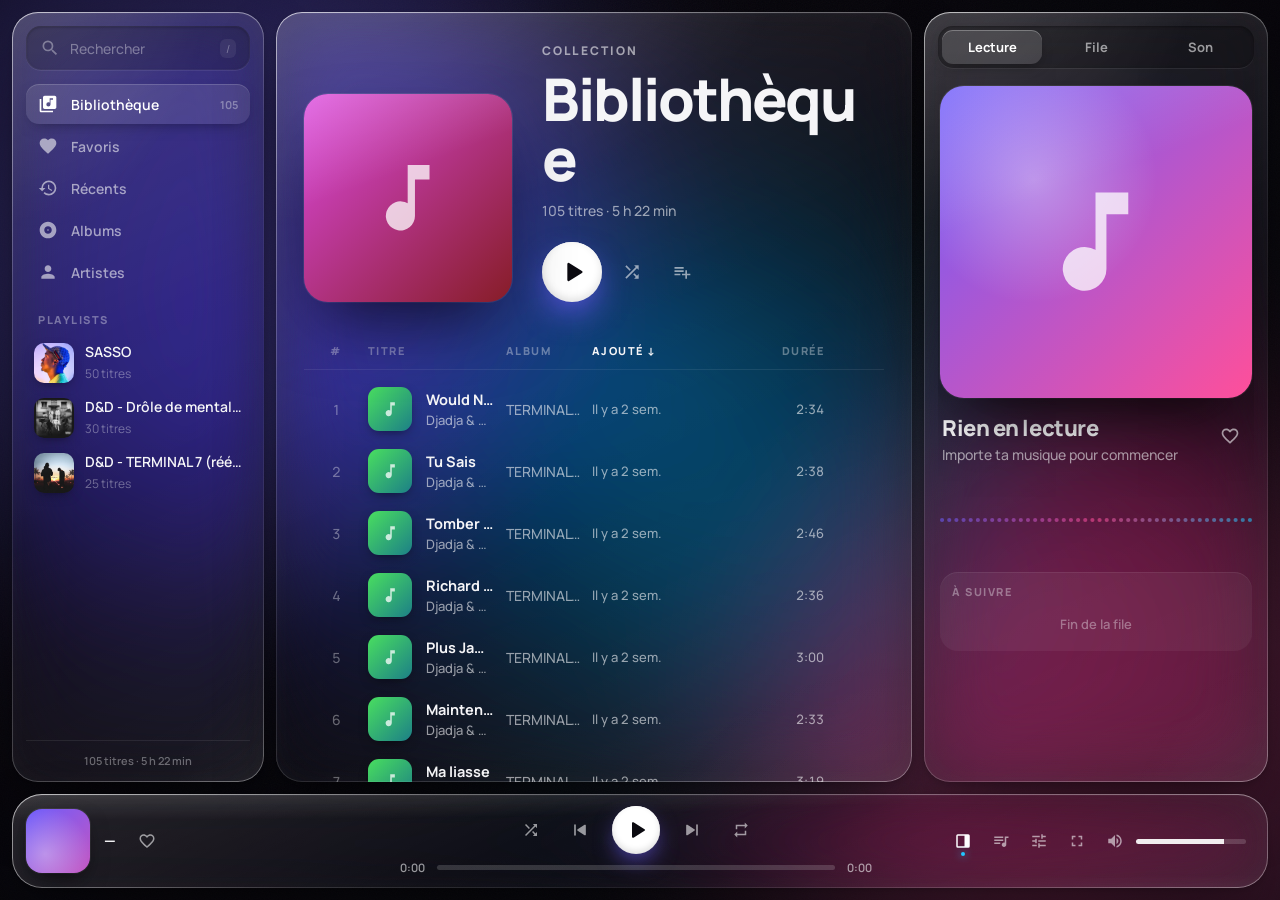
<file: index.html>
<!doctype html>
<html lang="fr">
<head>
<meta charset="utf-8">
<meta name="viewport" content="width=device-width,initial-scale=1,viewport-fit=cover">
<title>Lecteur</title>
<link rel="preconnect" href="https://fonts.googleapis.com">
<link rel="preconnect" href="https://fonts.gstatic.com" crossorigin>
<link href="https://fonts.googleapis.com/css2?family=Manrope:wght@400;500;600;700;800&display=swap" rel="stylesheet">
<link rel="stylesheet" href="app.css?v=3">
</head>
<body class="paused">
<script>window.APP={admin:false,base:'./'};</script>
<script src="app.js?v=3"></script>
</body>
</html>
</file>
<file: app.css>
@property --c1{syntax:'<color>';inherits:true;initial-value:#6d5dfc}
@property --c2{syntax:'<color>';inherits:true;initial-value:#ff4f9a}
@property --c3{syntax:'<color>';inherits:true;initial-value:#22c7ff}
:root{
  --c1:#6d5dfc;--c2:#ff4f9a;--c3:#22c7ff;
  --txt:#f5f5f7;--mut:rgba(245,245,247,.6);--dim:rgba(245,245,247,.38);--line:rgba(255,255,255,.08);
  --r:26px;color-scheme:dark;
  transition:--c1 1.8s ease,--c2 1.8s ease,--c3 1.8s ease;
  font-family:'Manrope',system-ui,-apple-system,Segoe UI,sans-serif;
}
*{box-sizing:border-box;margin:0;padding:0}
html,body{height:100%;overflow:hidden;background:#06050a;color:var(--txt);-webkit-font-smoothing:antialiased}
button{font:inherit;color:inherit;background:none;border:0;cursor:pointer}
a{color:inherit;text-decoration:none;cursor:pointer}
a:hover{text-decoration:underline}
svg.i{width:20px;height:20px;fill:currentColor;flex:none;display:block}
::selection{background:var(--c1)}
*::-webkit-scrollbar{width:10px;height:10px}
*::-webkit-scrollbar-thumb{background:rgba(255,255,255,.12);border-radius:10px;border:3px solid transparent;background-clip:padding-box}
*::-webkit-scrollbar-thumb:hover{background-color:rgba(255,255,255,.22)}
*::-webkit-scrollbar-track{background:transparent}

/* ---------- ambient background ---------- */
.bg{position:fixed;inset:0;overflow:hidden;z-index:0;pointer-events:none}
.bg i{position:absolute;border-radius:50%;filter:blur(110px);opacity:.55}
.b1{width:60vmax;height:60vmax;background:var(--c1);top:-20%;left:-15%;animation:d1 26s ease-in-out infinite alternate}
.b2{width:55vmax;height:55vmax;background:var(--c2);bottom:-25%;right:-15%;animation:d2 32s ease-in-out infinite alternate}
.b3{width:40vmax;height:40vmax;background:var(--c3);top:25%;left:35%;opacity:.32!important;animation:d3 38s ease-in-out infinite alternate}
@keyframes d1{to{transform:translate(22vw,18vh) scale(1.15)}}
@keyframes d2{to{transform:translate(-18vw,-14vh) scale(1.25)}}
@keyframes d3{0%{transform:translate(0,0)}50%{transform:translate(-20vw,10vh) scale(.8)}100%{transform:translate(15vw,-15vh) scale(1.2)}}
.bg::after{content:"";position:absolute;inset:0;background:radial-gradient(ellipse at 50% 40%,rgba(6,5,10,.15),rgba(6,5,10,.7) 100%)}
.noise{position:absolute;inset:0;opacity:.07;mix-blend-mode:overlay;background-image:url("data:image/svg+xml;utf8,<svg xmlns='http://www.w3.org/2000/svg' width='180' height='180'><filter id='n'><feTurbulence type='fractalNoise' baseFrequency='.85' numOctaves='3' stitchTiles='stitch'/></filter><rect width='100%' height='100%' filter='url(%23n)'/></svg>")}

/* ---------- liquid glass ---------- */
.glass{
  position:relative;isolation:isolate;
  background:linear-gradient(155deg,rgba(255,255,255,.12),rgba(255,255,255,.035) 42%,rgba(255,255,255,.02) 60%,rgba(255,255,255,.07));
  -webkit-backdrop-filter:blur(36px) saturate(180%) brightness(1.05);
  backdrop-filter:blur(36px) saturate(180%) brightness(1.05);
  border-radius:var(--r);
  box-shadow:
    inset 0 1px 1px rgba(255,255,255,.32),
    inset 0 -1px 1px rgba(255,255,255,.07),
    inset 1px 0 1px rgba(255,255,255,.08),
    inset 0 0 30px rgba(255,255,255,.03),
    0 30px 70px -20px rgba(0,0,0,.55),
    0 2px 6px rgba(0,0,0,.15);
}
.glass::before{
  content:"";position:absolute;inset:0;border-radius:inherit;padding:1px;pointer-events:none;
  background:linear-gradient(145deg,rgba(255,255,255,.55),rgba(255,255,255,.08) 30%,rgba(255,255,255,0) 55%,rgba(255,255,255,.12) 80%,rgba(255,255,255,.35));
  -webkit-mask:linear-gradient(#000 0 0) content-box,linear-gradient(#000 0 0);
  -webkit-mask-composite:xor;mask-composite:exclude;
}
.glass::after{
  content:"";position:absolute;inset:0;border-radius:inherit;pointer-events:none;z-index:-1;
  background:radial-gradient(130% 70% at 10% -10%,rgba(255,255,255,.14),transparent 55%),
             radial-gradient(80% 60% at 100% 120%,rgba(255,255,255,.06),transparent 60%);
}

/* ---------- layout ---------- */
.app{position:relative;z-index:1;height:100%;display:grid;
  grid-template-columns:252px minmax(0,1fr) 344px;grid-template-rows:minmax(0,1fr) auto;
  grid-template-areas:"side main panel" "bar bar bar";gap:12px;padding:12px}
.app.np{grid-template-areas:"side main main" "bar bar bar"}
.app.np .panel{display:none}

/* ---------- sidebar ---------- */
.side{grid-area:side;display:flex;flex-direction:column;padding:14px;min-height:0}
.search{display:flex;align-items:center;gap:10px;height:44px;padding:0 14px;border-radius:15px;background:rgba(0,0,0,.18);
  box-shadow:inset 0 1px 3px rgba(0,0,0,.35),inset 0 0 0 1px rgba(255,255,255,.05),0 1px 0 rgba(255,255,255,.08);margin-bottom:14px;color:var(--dim)}
.search:focus-within{color:var(--txt);box-shadow:inset 0 1px 3px rgba(0,0,0,.35),inset 0 0 0 1px rgba(255,255,255,.18),0 1px 0 rgba(255,255,255,.08)}
.search input{flex:1;min-width:0;background:none;border:0;outline:0;color:var(--txt);font:inherit;font-size:14px;font-weight:500}
.search input::placeholder{color:var(--dim)}
.search kbd{font:inherit;font-size:11px;padding:2px 6px;border-radius:6px;background:rgba(255,255,255,.07);color:var(--dim)}
.nav{display:flex;flex-direction:column;gap:2px}
.nav button{display:flex;align-items:center;gap:13px;width:100%;padding:10px 12px;border-radius:13px;color:var(--mut);font-weight:600;font-size:14px;transition:background .2s,color .2s}
.nav button:hover{color:var(--txt);background:rgba(255,255,255,.05)}
.nav button.on{color:#fff;background:rgba(255,255,255,.1);box-shadow:inset 0 1px 0 rgba(255,255,255,.16),0 6px 16px -8px rgba(0,0,0,.5)}
.nav button .cnt{margin-left:auto;font-size:11px;color:var(--dim);font-weight:700}
.sec{display:flex;justify-content:space-between;align-items:center;padding:20px 6px 8px 12px;font-size:11px;letter-spacing:.14em;text-transform:uppercase;color:var(--dim);font-weight:800}
.pls{flex:1;overflow:auto;min-height:0;margin:0 -6px;padding:0 6px}
.pl{display:flex;align-items:center;gap:11px;width:100%;padding:7px 8px;border-radius:13px;text-align:left;transition:background .2s}
.pl:hover{background:rgba(255,255,255,.05)}
.pl.on{background:rgba(255,255,255,.1)}
.pl.dropping{background:rgba(255,255,255,.16);box-shadow:inset 0 0 0 1px rgba(255,255,255,.4)}
.mini{width:40px;height:40px;border-radius:10px;overflow:hidden;flex:none;display:grid;box-shadow:0 4px 12px -4px rgba(0,0,0,.5)}
.mini.m4{grid-template-columns:1fr 1fr}
.mini img{width:100%;height:100%;object-fit:cover;display:block}
.pl .tx{min-width:0;flex:1}
.pl b{display:block;font-size:14px;font-weight:600;white-space:nowrap;overflow:hidden;text-overflow:ellipsis}
.pl small{font-size:12px;color:var(--dim)}
.pl .live{width:14px;color:var(--c3)}
.side-foot{display:flex;flex-direction:column;gap:10px;padding-top:12px;margin-top:6px;border-top:1px solid var(--line)}
.side-foot .row2{display:flex;gap:8px}
.side-foot .row2 .pill{flex:1;justify-content:center}
.side-foot .stat{font-size:11px;color:var(--dim);text-align:center;font-weight:600}
.pill{height:38px;padding:0 15px;border-radius:999px;background:rgba(255,255,255,.08);display:inline-flex;align-items:center;gap:8px;font-size:13px;font-weight:700;white-space:nowrap;
  box-shadow:inset 0 1px 0 rgba(255,255,255,.2),inset 0 0 0 1px rgba(255,255,255,.06),0 6px 16px -8px rgba(0,0,0,.5);transition:background .2s,transform .15s}
.pill:hover{background:rgba(255,255,255,.14)}
.pill:active{transform:scale(.97)}
.pill svg.i{width:18px;height:18px}
.pill.solid{background:#fff;color:#0b0a10}
.pill.solid:hover{background:#fff;filter:brightness(.94)}
.pill.danger{background:#ff4d6a;color:#fff}
.pill.ghost{background:transparent;box-shadow:inset 0 0 0 1px rgba(255,255,255,.14)}

/* ---------- main ---------- */
.main{grid-area:main;min-height:0;overflow:hidden;display:flex;flex-direction:column}
.scroll{flex:1;overflow:auto;padding:30px 28px 40px;scroll-behavior:smooth}
.mbtn{display:none;position:absolute;top:14px;right:14px;z-index:3}
.hero{display:flex;gap:30px;align-items:flex-end;margin-bottom:30px}
.hero-art{width:208px;height:208px;border-radius:24px;overflow:hidden;flex:none;display:grid;position:relative;
  box-shadow:0 34px 70px -18px rgba(0,0,0,.7),0 0 0 1px rgba(255,255,255,.1)}
.hero-art.m4{grid-template-columns:1fr 1fr}
.hero-art.round{border-radius:50%}
.hero-art img{width:100%;height:100%;object-fit:cover;display:block}
.hero-art.liked{background:linear-gradient(135deg,var(--c1),var(--c2));place-items:center}
.hero-art.liked svg{width:84px;height:84px;filter:drop-shadow(0 10px 20px rgba(0,0,0,.3))}
.hero-art::after{content:"";position:absolute;inset:0;border-radius:inherit;background:linear-gradient(160deg,rgba(255,255,255,.22),transparent 40%);pointer-events:none}
.hero-info{min-width:0;flex:1}
.eyebrow{font-size:12px;letter-spacing:.18em;text-transform:uppercase;color:var(--mut);font-weight:800}
.hero h1{font-size:clamp(34px,4.6vw,68px);font-weight:800;letter-spacing:-.035em;line-height:1.02;margin:10px 0 12px;word-break:break-word}
.hero p{color:var(--mut);font-size:14px;font-weight:500}
.hero p b{color:var(--txt);font-weight:700}
.hero-actions{display:flex;gap:10px;align-items:center;margin-top:22px;flex-wrap:wrap}
.play-big{width:60px;height:60px;border-radius:50%;display:grid;place-items:center;background:#fff;color:#0b0a10;flex:none;
  box-shadow:0 14px 34px -8px var(--c1),inset 0 -3px 8px rgba(0,0,0,.12),inset 0 2px 2px #fff;transition:transform .2s}
.play-big:hover{transform:scale(1.06)}
.play-big svg{width:28px;height:28px}
.ibtn{width:40px;height:40px;border-radius:50%;display:grid;place-items:center;color:var(--mut);transition:color .2s,background .2s,transform .15s;position:relative;flex:none}
.ibtn:hover{color:#fff;background:rgba(255,255,255,.08)}
.ibtn:active{transform:scale(.92)}
.ibtn.on{color:#fff}
.ibtn.on::after{content:"";position:absolute;bottom:2px;left:50%;width:4px;height:4px;margin-left:-2px;border-radius:50%;background:var(--c3);box-shadow:0 0 8px var(--c3)}
.ibtn.sm{width:34px;height:34px}
.ibtn.sm svg{width:18px;height:18px}
.ibtn.lg svg{width:26px;height:26px}

/* list */
.lh,.row{display:grid;grid-template-columns:40px minmax(0,1.7fr) minmax(0,1fr) 120px 36px 52px 36px;align-items:center;gap:12px;padding:0 12px}
.lh{height:38px;font-size:11px;letter-spacing:.13em;text-transform:uppercase;color:var(--dim);font-weight:800;border-bottom:1px solid var(--line);margin-bottom:8px}
.lh span{cursor:pointer;user-select:none;white-space:nowrap}
.lh span:hover{color:var(--txt)}
.lh span.on{color:var(--txt)}
.lh .r{text-align:right}
.lh .c{text-align:center}
.row{height:62px;border-radius:15px;transition:background .15s;color:var(--mut);font-size:14px;font-weight:500;user-select:none}
.row:hover{background:rgba(255,255,255,.06)}
.row.sel{background:rgba(255,255,255,.1);box-shadow:inset 0 1px 0 rgba(255,255,255,.08)}
.row.playing .ttl{color:#fff;background:linear-gradient(90deg,#fff,color-mix(in srgb,var(--c3) 60%,#fff));-webkit-background-clip:text;background-clip:text;-webkit-text-fill-color:transparent}
.num{display:grid;place-items:center;color:var(--dim);font-variant-numeric:tabular-nums;cursor:pointer;height:100%}
.num .pi{display:none;color:#fff;width:18px;height:18px}
.row:hover .num .n{display:none}
.row:hover .num .pi{display:block}
.eqb{display:none;gap:2px;align-items:flex-end;height:14px}
.eqb i{width:3px;height:100%;background:var(--c3);border-radius:2px;animation:eqb .8s ease-in-out infinite alternate;transform-origin:bottom}
.eqb i:nth-child(2){animation-delay:-.35s}.eqb i:nth-child(3){animation-delay:-.6s}.eqb i:nth-child(4){animation-delay:-.15s}
@keyframes eqb{0%{transform:scaleY(.2)}100%{transform:scaleY(1)}}
.row.playing .num .n{display:none}
.row.playing .eqb{display:flex}
.row.playing:hover .eqb{display:none}
body.paused .eqb i{animation-play-state:paused}
.t{display:flex;align-items:center;gap:14px;min-width:0}
.thumb{width:44px;height:44px;border-radius:11px;object-fit:cover;flex:none;cursor:pointer;box-shadow:0 4px 12px -4px rgba(0,0,0,.6)}
.ph{display:grid;place-items:center}
.ph svg{width:42%;height:42%;fill:rgba(255,255,255,.75)}
.tx{min-width:0}
.ttl{color:var(--txt);font-weight:700;white-space:nowrap;overflow:hidden;text-overflow:ellipsis;font-size:14.5px}
.sub{font-size:13px;white-space:nowrap;overflow:hidden;text-overflow:ellipsis;margin-top:2px}
.alb,.date{white-space:nowrap;overflow:hidden;text-overflow:ellipsis}
.date{font-size:13px}
.dur{text-align:right;font-variant-numeric:tabular-nums;font-size:13px}
.row .like,.row .more{opacity:0}
.row:hover .like,.row:hover .more,.row .like.on{opacity:1}
.like.on{color:var(--c2)!important}
.like.on::after{display:none}
.nores{padding:50px 10px;text-align:center;color:var(--dim);font-weight:600}

/* grid */
.ghead{display:flex;align-items:center;justify-content:space-between;margin:4px 4px 22px;gap:12px;flex-wrap:wrap}
.ghead .eyebrow{font-size:13px}
.grid{display:grid;grid-template-columns:repeat(auto-fill,minmax(172px,1fr));gap:16px}
.card{padding:12px 12px 16px;border-radius:22px;background:rgba(255,255,255,.035);transition:background .25s,transform .25s;cursor:pointer;position:relative;min-width:0}
.card:hover{background:rgba(255,255,255,.085);transform:translateY(-3px)}
.card .art{aspect-ratio:1;border-radius:15px;overflow:hidden;margin-bottom:12px;box-shadow:0 18px 34px -14px rgba(0,0,0,.7);position:relative}
.card .art img,.card .art .ph{width:100%;height:100%;object-fit:cover;display:grid}
.card.round .art{border-radius:50%}
.card.round{text-align:center}
.card b{display:block;font-size:14.5px;font-weight:700;white-space:nowrap;overflow:hidden;text-overflow:ellipsis}
.card small{display:block;font-size:13px;color:var(--mut);margin-top:3px;white-space:nowrap;overflow:hidden;text-overflow:ellipsis}
.fab{position:absolute;right:20px;top:calc(100% - 112px);width:46px;height:46px;border-radius:50%;background:#fff;color:#0b0a10;opacity:0;transform:translateY(8px);transition:.25s;display:grid;place-items:center;box-shadow:0 10px 24px -6px rgba(0,0,0,.6)}
.fab svg{width:22px;height:22px}
.card:hover .fab{opacity:1;transform:none}

/* empty */
.empty{min-height:100%;display:grid;place-items:center;text-align:center;padding:20px}
.dropzone{padding:56px 48px 48px;border-radius:34px;max-width:480px}
.orb{width:120px;height:120px;margin:0 auto 28px;border-radius:50%;position:relative;
  background:radial-gradient(circle at 32% 28%,rgba(255,255,255,.95),rgba(255,255,255,.3) 18%,var(--c1) 45%,var(--c2) 80%,var(--c3));
  box-shadow:0 24px 70px -10px var(--c1),inset 0 -10px 30px rgba(0,0,0,.25);animation:float 6s ease-in-out infinite}
@keyframes float{50%{transform:translateY(-10px) scale(1.03)}}
.dropzone h2{font-size:26px;font-weight:800;letter-spacing:-.02em}
.dropzone p{color:var(--mut);margin:10px 0 26px;line-height:1.55;font-size:14.5px}
.dropzone .acts{display:flex;gap:10px;justify-content:center;flex-wrap:wrap}

/* ---------- right panel ---------- */
.panel{grid-area:panel;display:flex;flex-direction:column;min-height:0;padding:14px}
.tabs{display:flex;padding:4px;border-radius:15px;background:rgba(0,0,0,.22);gap:4px;box-shadow:inset 0 1px 3px rgba(0,0,0,.35),0 1px 0 rgba(255,255,255,.07)}
.tabs button{flex:1;height:34px;border-radius:11px;font-size:13px;font-weight:700;color:var(--mut);transition:.2s}
.tabs button:hover{color:var(--txt)}
.tabs button.on{background:rgba(255,255,255,.15);color:#fff;box-shadow:inset 0 1px 0 rgba(255,255,255,.28),0 4px 14px -4px rgba(0,0,0,.45)}
.pane{flex:1;overflow:auto;min-height:0;padding:18px 2px 4px;display:none}
.pane.on{display:block}
.np-art{aspect-ratio:1;border-radius:24px;overflow:hidden;cursor:zoom-in;position:relative;display:grid;
  box-shadow:0 34px 60px -24px rgba(0,0,0,.8),0 0 0 1px rgba(255,255,255,.08)}
.np-art img,.np-art .ph{width:100%;height:100%;object-fit:cover;display:grid;transition:transform .5s ease}
.np-art:hover img{transform:scale(1.04)}
.np-art::after{content:"";position:absolute;inset:0;background:linear-gradient(160deg,rgba(255,255,255,.2),transparent 35%);pointer-events:none}
.np-meta{display:flex;align-items:flex-start;justify-content:space-between;gap:10px;margin:18px 2px 0}
.np-meta h3{font-size:22px;font-weight:800;letter-spacing:-.02em;line-height:1.15;word-break:break-word}
.np-meta p{color:var(--mut);font-size:14px;margin-top:4px;font-weight:500}
#viz{width:100%;height:84px;display:block;margin:14px 0 8px}
.card2{border-radius:18px;padding:12px;background:rgba(255,255,255,.05);box-shadow:inset 0 1px 0 rgba(255,255,255,.07);margin-top:10px}
.card2 h4{font-size:11px;letter-spacing:.14em;text-transform:uppercase;color:var(--dim);font-weight:800;margin-bottom:10px}
.facts{display:grid;grid-template-columns:1fr 1fr;gap:10px}
.facts div{font-size:12px;color:var(--dim);font-weight:600}
.facts b{display:block;color:var(--txt);font-size:14px;margin-top:2px;white-space:nowrap;overflow:hidden;text-overflow:ellipsis}
.qrow{display:flex;align-items:center;gap:11px;padding:7px;border-radius:13px;cursor:pointer;transition:background .15s}
.qrow:hover{background:rgba(255,255,255,.06)}
.qrow.cur{background:rgba(255,255,255,.09)}
.qrow .thumb{width:40px;height:40px;border-radius:9px}
.qrow .tx{flex:1}
.qrow .ttl{font-size:13.5px}
.qrow .sub{font-size:12px;color:var(--mut)}
.qrow .x{opacity:0}
.qrow:hover .x{opacity:1}
.qh{display:flex;justify-content:space-between;align-items:center;font-size:11px;letter-spacing:.14em;text-transform:uppercase;color:var(--dim);font-weight:800;margin:14px 6px 8px}
.qh:first-child{margin-top:0}
.qh button{font-size:11px;letter-spacing:.06em;color:var(--mut);font-weight:700;text-transform:none}
.qh button:hover{color:#fff}
.mutedc{color:var(--dim);font-size:13px;padding:16px 8px;text-align:center;font-weight:600}
.lbl{font-size:11px;letter-spacing:.14em;text-transform:uppercase;color:var(--dim);font-weight:800;margin:4px 4px 10px;display:flex;justify-content:space-between}
.lbl span{letter-spacing:0;text-transform:none;color:var(--mut)}
.chips{display:flex;flex-wrap:wrap;gap:6px;margin-bottom:20px}
.chip{height:30px;padding:0 12px;border-radius:999px;font-size:12px;font-weight:700;background:rgba(255,255,255,.06);color:var(--mut);box-shadow:inset 0 0 0 1px rgba(255,255,255,.07);transition:.2s}
.chip:hover{color:#fff;background:rgba(255,255,255,.1)}
.chip.on{background:rgba(255,255,255,.92);color:#0b0a10;box-shadow:0 6px 16px -6px rgba(255,255,255,.4)}
.eq{display:flex;justify-content:space-between;padding:14px 6px 12px;margin-bottom:20px;border-radius:20px;background:rgba(0,0,0,.18);box-shadow:inset 0 1px 3px rgba(0,0,0,.3),0 1px 0 rgba(255,255,255,.06)}
.band{display:flex;flex-direction:column;align-items:center;gap:8px;font-size:10px;color:var(--dim);font-weight:700;width:26px}
.band .v{color:var(--mut);font-variant-numeric:tabular-nums;height:12px}

/* ranges */
input[type=range]{-webkit-appearance:none;appearance:none;background:transparent;width:100%;height:18px;cursor:pointer;--p:0%;outline:none}
input[type=range]::-webkit-slider-runnable-track{height:5px;border-radius:5px;background:linear-gradient(90deg,rgba(255,255,255,.92) var(--p),rgba(255,255,255,.16) var(--p))}
input[type=range]:hover::-webkit-slider-runnable-track{background:linear-gradient(90deg,var(--c3),var(--c1) var(--p),rgba(255,255,255,.2) var(--p))}
input[type=range]::-webkit-slider-thumb{-webkit-appearance:none;width:14px;height:14px;border-radius:50%;background:#fff;margin-top:-4.5px;box-shadow:0 0 0 5px rgba(255,255,255,.14),0 2px 8px rgba(0,0,0,.5);transform:scale(0);transition:transform .15s}
input[type=range]:hover::-webkit-slider-thumb,input[type=range]:active::-webkit-slider-thumb,input[type=range]:focus-visible::-webkit-slider-thumb{transform:scale(1)}
input[type=range]::-moz-range-track{height:5px;border-radius:5px;background:rgba(255,255,255,.16)}
input[type=range]::-moz-range-progress{height:5px;border-radius:5px;background:rgba(255,255,255,.92)}
input[type=range]::-moz-range-thumb{width:14px;height:14px;border:0;border-radius:50%;background:#fff}
input.vr{writing-mode:vertical-lr;direction:rtl;width:22px;height:132px}
input.vr::-webkit-slider-runnable-track{width:5px;height:100%;background:linear-gradient(0deg,var(--c1),var(--c2) var(--p),rgba(255,255,255,.14) var(--p))}
input.vr:hover::-webkit-slider-runnable-track{background:linear-gradient(0deg,var(--c1),var(--c2) var(--p),rgba(255,255,255,.2) var(--p))}
input.vr::-webkit-slider-thumb{margin-top:0;margin-left:-4.5px;transform:scale(1);box-shadow:0 0 0 4px rgba(255,255,255,.12),0 2px 8px rgba(0,0,0,.5)}
input.vr::-moz-range-track{width:5px}

/* ---------- player bar ---------- */
.bar{grid-area:bar;display:grid;grid-template-columns:minmax(0,1fr) minmax(0,1.5fr) minmax(0,1fr);align-items:center;gap:24px;padding:12px 22px 12px 14px;border-radius:30px;min-height:92px}
.b-left{display:flex;align-items:center;gap:14px;min-width:0}
.b-cover{width:64px;height:64px;border-radius:16px;overflow:hidden;flex:none;cursor:pointer;display:grid;box-shadow:0 10px 24px -8px rgba(0,0,0,.7),0 0 0 1px rgba(255,255,255,.08);position:relative}
.b-cover img,.b-cover .ph{width:100%;height:100%;object-fit:cover;display:grid}
.b-cover::after{content:"";position:absolute;inset:0;background:rgba(0,0,0,.35) url("data:image/svg+xml;utf8,<svg xmlns='http://www.w3.org/2000/svg' viewBox='0 0 24 24' fill='white'><path d='M7 14H5v5h5v-2H7v-3zm-2-4h2V7h3V5H5v5zm12 7h-3v2h5v-5h-2v3zM14 5v2h3v3h2V5h-5z'/></svg>") center/22px no-repeat;opacity:0;transition:.2s}
.b-cover:hover::after{opacity:1}
.b-meta{min-width:0}
.b-meta .ttl{font-size:15px}
.b-meta .sub{color:var(--mut)}
.b-center{display:flex;flex-direction:column;align-items:center;gap:4px;min-width:0}
.ctrls{display:flex;align-items:center;gap:12px}
.pp{width:48px;height:48px;border-radius:50%;background:#fff;color:#0b0a10;display:grid;place-items:center;flex:none;
  box-shadow:0 10px 26px -8px var(--c1),inset 0 -3px 6px rgba(0,0,0,.12),inset 0 2px 2px #fff;transition:transform .15s}
.pp:hover{transform:scale(1.07)}
.pp:active{transform:scale(.95)}
.pp svg{width:24px;height:24px}
.prog{display:flex;align-items:center;gap:12px;width:100%;font-size:11.5px;color:var(--mut);font-variant-numeric:tabular-nums;font-weight:600}
.prog span{width:40px;flex:none}
.prog span:first-child{text-align:right}
.b-right{display:flex;justify-content:flex-end;align-items:center;gap:4px;min-width:0}
input.vol{width:110px;flex:none}
.ibtn.mbtn{display:none;position:absolute;top:14px;right:14px;z-index:3}
.sleepbadge{font-size:11px;font-weight:800;color:var(--c3);margin-right:6px;font-variant-numeric:tabular-nums;display:none}
.sleepbadge.on{display:inline}

/* ---------- immersive ---------- */
.fs{position:fixed;inset:0;z-index:50;display:flex;align-items:center;justify-content:center;opacity:0;pointer-events:none;transition:opacity .5s ease;background:#05040a;overflow:hidden}
.fs.on{opacity:1;pointer-events:auto}
.fs-bg{position:absolute;inset:-15%;background-size:cover;background-position:center;filter:blur(90px) saturate(1.7) brightness(.55);transform:scale(1.1);transition:background-image .8s}
.fs-bg2{position:absolute;inset:0;background:radial-gradient(ellipse at 30% 40%,transparent,rgba(5,4,10,.65) 80%)}
.fs-close{position:absolute;top:22px;right:22px;z-index:3}
.fs-stage{position:relative;z-index:2;display:flex;align-items:center;gap:64px;padding:40px 56px;max-width:1240px;width:100%}
.fs-art{width:min(48vh,460px);aspect-ratio:1;border-radius:30px;overflow:hidden;flex:none;display:grid;will-change:transform;
  box-shadow:0 60px 120px -30px rgba(0,0,0,.85),0 0 0 1px rgba(255,255,255,.1);transform:scale(.94);transition:transform .7s cubic-bezier(.2,.8,.2,1)}
.fs.on .fs-art{transform:scale(1)}
.fs-art img,.fs-art .ph{width:100%;height:100%;object-fit:cover;display:grid}
.fs-info{flex:1;min-width:0}
.fs-info .eyebrow{color:rgba(255,255,255,.65)}
.fs-info h2{font-size:clamp(32px,4.6vw,68px);font-weight:800;letter-spacing:-.035em;line-height:1.03;margin-top:10px;word-break:break-word}
.fs-info p{font-size:20px;color:rgba(255,255,255,.7);margin-top:12px;font-weight:600}
.fs-ctl{margin-top:40px;padding:20px 24px 16px;border-radius:30px;max-width:560px}
.fs-ctl .ctrls{justify-content:center;gap:20px;margin-top:10px}
.fs-ctl .pp{width:62px;height:62px}
.fs-ctl .pp svg{width:30px;height:30px}
canvas.fs-viz{position:absolute;left:0;right:0;bottom:0;width:100%;height:30vh;opacity:.55;pointer-events:none;z-index:1}

/* ---------- overlays ---------- */
.drop{position:fixed;inset:0;z-index:60;display:grid;place-items:center;background:rgba(6,5,10,.45);-webkit-backdrop-filter:blur(8px);backdrop-filter:blur(8px);opacity:0;pointer-events:none;transition:.25s}
.drop.on{opacity:1}
.drop .glass{padding:44px 60px;text-align:center;border-radius:34px;transform:scale(.95);transition:.25s}
.drop.on .glass{transform:none}
.drop .orb{width:90px;height:90px;margin-bottom:20px}
.drop h2{font-size:24px;font-weight:800}
.drop p{color:var(--mut);margin-top:6px}
.menu{position:fixed;z-index:70;min-width:230px;padding:6px;border-radius:18px;display:none;
  background:linear-gradient(155deg,rgba(40,38,52,.72),rgba(25,24,34,.72))}
.menu.on{display:block;animation:pop .14s ease-out}
@keyframes pop{from{opacity:0;transform:scale(.96)}}
.menu button{display:flex;align-items:center;gap:12px;width:100%;padding:9px 12px;border-radius:12px;font-size:13.5px;font-weight:600;text-align:left;color:var(--txt)}
.menu button:hover{background:rgba(255,255,255,.1)}
.menu button svg{width:18px;height:18px;color:var(--mut)}
.menu button.danger{color:#ff7088}
.menu button.danger svg{color:#ff7088}
.menu hr{border:0;height:1px;background:var(--line);margin:5px 8px}
.menu .mh{font-size:11px;letter-spacing:.12em;text-transform:uppercase;color:var(--dim);font-weight:800;padding:8px 12px 4px}
.modal{position:fixed;inset:0;z-index:80;display:grid;place-items:center;background:rgba(6,5,10,.5);-webkit-backdrop-filter:blur(6px);backdrop-filter:blur(6px);opacity:0;pointer-events:none;transition:.2s}
.modal.on{opacity:1;pointer-events:auto}
.dialog{width:min(420px,calc(100vw - 32px));padding:26px;border-radius:28px;background:linear-gradient(155deg,rgba(45,42,58,.7),rgba(22,21,30,.7))}
.dialog h3{font-size:19px;font-weight:800;margin-bottom:16px}
.dialog p{color:var(--mut);font-size:14px;line-height:1.5;margin:-6px 0 16px}
.field{width:100%;height:46px;border-radius:14px;border:0;outline:0;padding:0 16px;font:inherit;font-size:15px;font-weight:600;color:var(--txt);background:rgba(0,0,0,.25);box-shadow:inset 0 1px 3px rgba(0,0,0,.4),inset 0 0 0 1px rgba(255,255,255,.08)}
.field:focus{box-shadow:inset 0 1px 3px rgba(0,0,0,.4),inset 0 0 0 1px rgba(255,255,255,.3)}
.dact{display:flex;justify-content:flex-end;gap:10px;margin-top:20px}
.toasts{position:fixed;left:50%;bottom:122px;transform:translateX(-50%);z-index:90;display:flex;flex-direction:column;align-items:center;gap:8px;pointer-events:none}
.toast{padding:11px 20px;border-radius:999px;font-size:13.5px;font-weight:700;opacity:0;transform:translateY(10px);transition:.3s;background:linear-gradient(155deg,rgba(50,48,64,.7),rgba(25,24,34,.7));white-space:nowrap}
.toast.on{opacity:1;transform:none}
.scrim{display:none}
body.public .admin-only{display:none!important}
.pubrow{display:flex;gap:8px;align-items:center}
.pubrow .pill{flex:1;justify-content:center;position:relative}
.pubrow .pill:disabled{opacity:.45;cursor:default;filter:none}
.pubrow .pill.dirty::after{content:"";position:absolute;top:6px;right:10px;width:8px;height:8px;border-radius:50%;background:var(--c2);box-shadow:0 0 10px var(--c2)}

/* ---------- multi-sélection ---------- */
.ck{display:none;width:20px;height:20px;border-radius:50%;box-shadow:inset 0 0 0 1.5px rgba(255,255,255,.4);position:relative;transition:.15s}
.app.selmode .row .num .n,.app.selmode .row .num .pi,.app.selmode .row .num .eqb{display:none!important}
.app.selmode .row .ck{display:block}
.row.sel .ck{background:linear-gradient(135deg,var(--c3),var(--c1));box-shadow:0 0 0 1px rgba(255,255,255,.3),0 4px 12px -3px var(--c1)}
.row.sel .ck::after{content:"";position:absolute;left:7px;top:3.5px;width:5px;height:10px;border:solid #fff;border-width:0 2px 2px 0;transform:rotate(45deg)}
.app.selmode .row{cursor:pointer}
.selbar{position:absolute;left:50%;bottom:18px;z-index:5;display:flex;align-items:center;gap:6px;padding:8px 8px 8px 18px;border-radius:999px;
  transform:translate(-50%,24px);opacity:0;pointer-events:none;transition:.3s cubic-bezier(.2,.8,.2,1);white-space:nowrap;max-width:calc(100% - 24px);
  background:linear-gradient(155deg,rgba(50,48,64,.75),rgba(25,24,34,.75))}
.selbar.on{transform:translate(-50%,0);opacity:1;pointer-events:auto}
.selbar .cnt{font-size:13.5px;font-weight:800;margin-right:8px}
.selbar .pill{height:36px;font-size:12.5px}
.selbar .sep{width:1px;height:22px;background:var(--line);margin:0 2px}
.hero-art.editable{cursor:pointer}
.hero-art .edit{position:absolute;inset:0;display:grid;place-items:center;background:rgba(0,0,0,.45);opacity:0;transition:.2s;z-index:2;font-size:13px;font-weight:700;gap:6px;align-content:center}
.hero-art .edit svg{width:30px;height:30px;margin:0 auto}
.hero-art.editable:hover .edit{opacity:1}

/* ---------- responsive ---------- */
@media (max-width:1240px){
  .app{grid-template-columns:228px minmax(0,1fr) 310px}
  .lh,.row{grid-template-columns:40px minmax(0,1.7fr) minmax(0,1fr) 36px 52px 36px}
  .lh .dcol,.row .date{display:none}
}
@media (max-width:1000px){
  .app,.app.np{grid-template-columns:minmax(0,1fr);grid-template-areas:"main" "bar";padding:8px;gap:8px}
  .app.selmode .row{grid-template-columns:28px minmax(0,1fr) 36px 36px}
  .app.selmode .row .num{display:grid}
  .selbar .lbl-m{display:none}
  .side{position:fixed;left:8px;top:8px;bottom:calc(166px + env(safe-area-inset-bottom));width:280px;z-index:40;transform:translateX(-115%);transition:transform .35s cubic-bezier(.2,.8,.2,1)}
  .app.drawer .side{transform:none}
  .app.drawer .scrim{display:block;position:fixed;inset:0;z-index:35}
  .panel{position:fixed;left:8px;right:8px;top:8px;bottom:calc(166px + env(safe-area-inset-bottom));z-index:40}
  .ibtn.mbtn{display:grid}
  .scroll{padding:24px 18px 30px}
  .hero{flex-direction:column;align-items:flex-start;gap:20px}
  .hero-art{width:170px;height:170px}
  .lh{display:none}
  .row{grid-template-columns:minmax(0,1fr) 36px 36px;padding:0 6px}
  .row .num,.row .alb,.row .dur{display:none}
  .row .like,.row .more{opacity:1}
  .bar{grid-template-columns:minmax(0,1fr) auto;grid-template-areas:"l r" "c c";gap:8px 12px;padding:10px 14px}
  .b-left{grid-area:l}.b-center{grid-area:c}.b-right{grid-area:r}
  .b-right .vol,.b-right .hide-m{display:none}
  .b-cover{width:50px;height:50px;border-radius:13px}
  .toasts{bottom:150px}
  .fs-stage{flex-direction:column;gap:30px;text-align:center;padding:30px 22px}
  .fs-art{width:min(70vw,44vh)}
  .fs-ctl{margin:24px auto 0}
  .fs-info p{font-size:16px}
}

/* ---------- connexion (page de gestion) ---------- */
.login{position:fixed;inset:0;z-index:200;display:grid;place-items:center;padding:20px;overflow:auto;
  background:rgba(6,5,10,.55);-webkit-backdrop-filter:blur(40px) saturate(150%);backdrop-filter:blur(40px) saturate(150%);transition:opacity .45s ease}
.login.out{opacity:0;pointer-events:none}
.lg-card{width:min(400px,100%);padding:40px 30px 26px;border-radius:32px;text-align:center;display:flex;flex-direction:column;gap:10px}
.lg-card .orb{width:84px;height:84px;margin:0 auto 12px}
.lg-card h2{font-size:25px;font-weight:800;letter-spacing:-.02em}
.lg-card p{color:var(--mut);font-size:13.5px;line-height:1.55;margin:0 0 8px}
.lg-f{display:flex;flex-direction:column;gap:6px;text-align:left}
.lg-f label{font-size:11px;letter-spacing:.12em;text-transform:uppercase;color:var(--dim);font-weight:800;margin-left:4px}
.lg-card .pill{height:48px;justify-content:center;margin-top:6px;font-size:14px}
.lg-card .pill:disabled{opacity:.6;cursor:default}
.lg-err{color:#ff7088;font-size:13px;font-weight:700;min-height:18px}
.lg-link{font-size:12px;color:var(--dim);font-weight:600}
.lg-link:hover{color:var(--txt);text-decoration:underline}
.shake{animation:shake .4s}
@keyframes shake{20%,60%{transform:translateX(-8px)}40%,80%{transform:translateX(8px)}}
</file>
